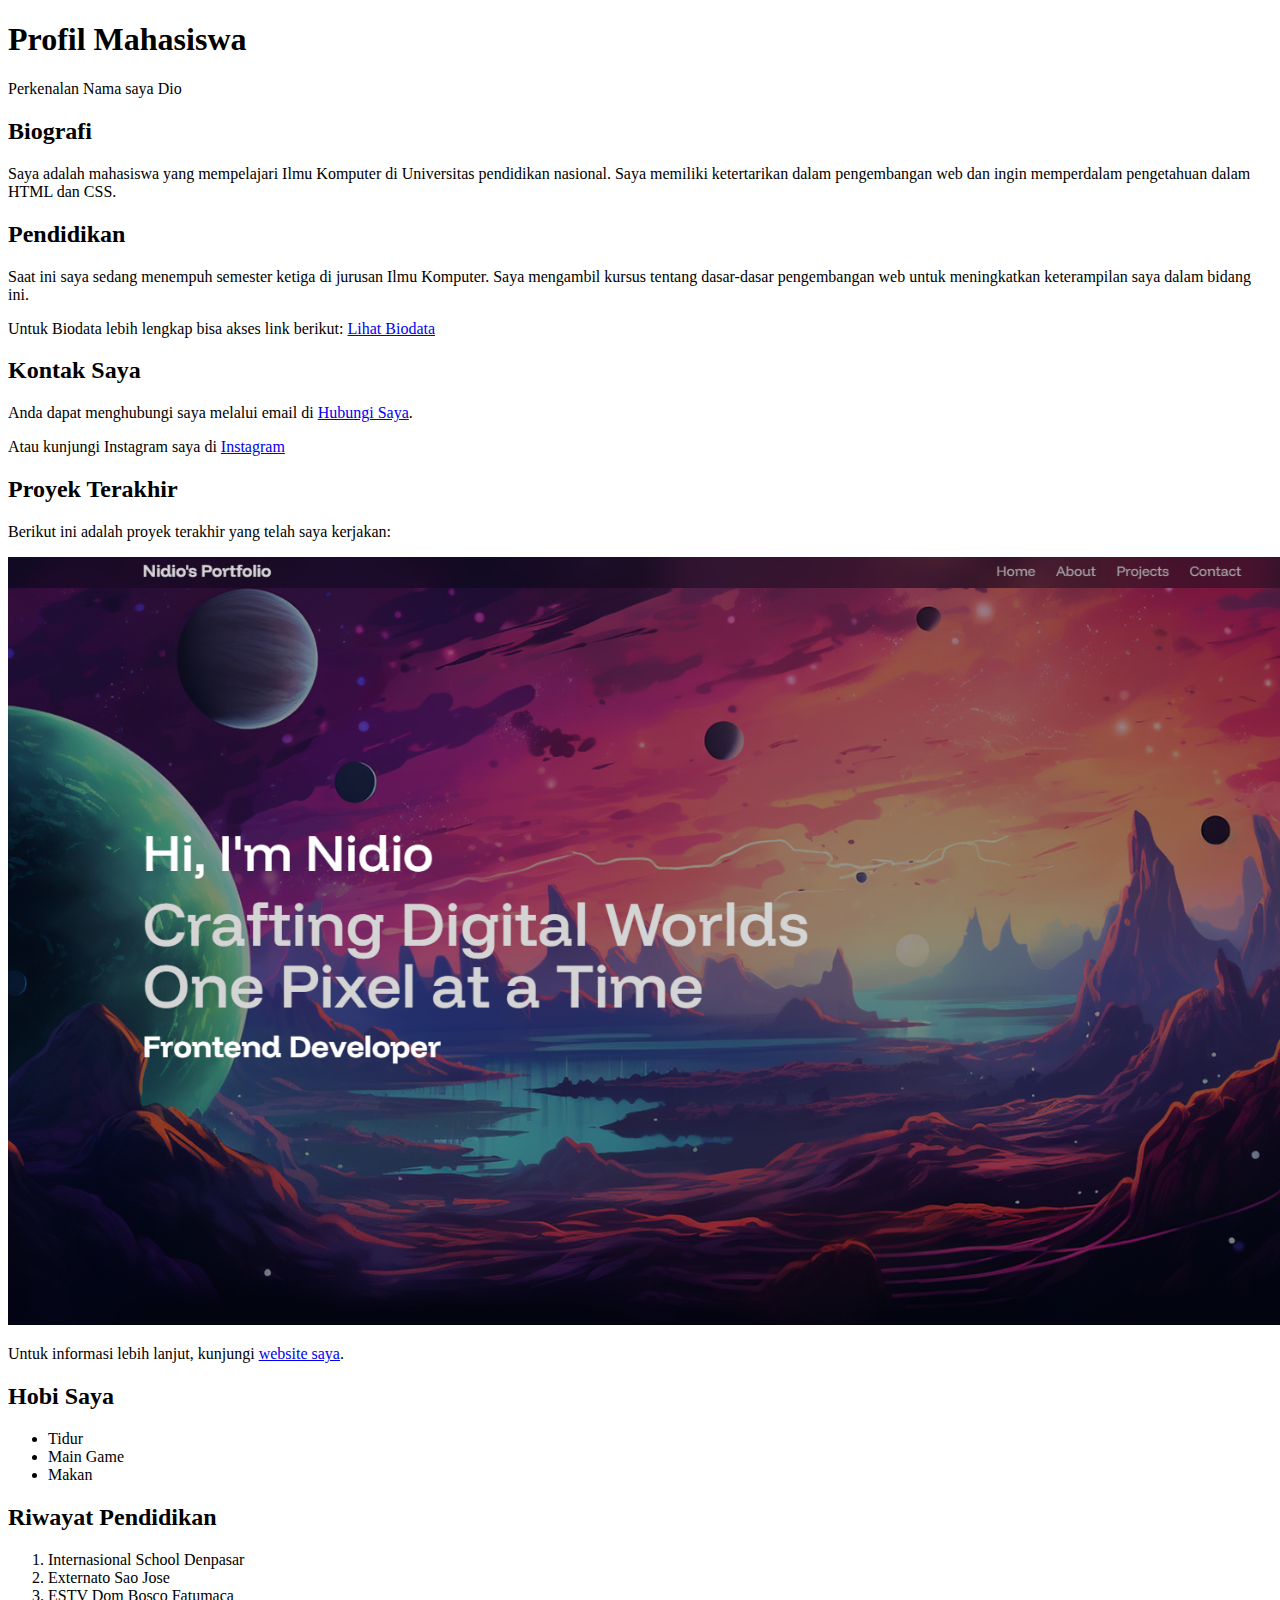
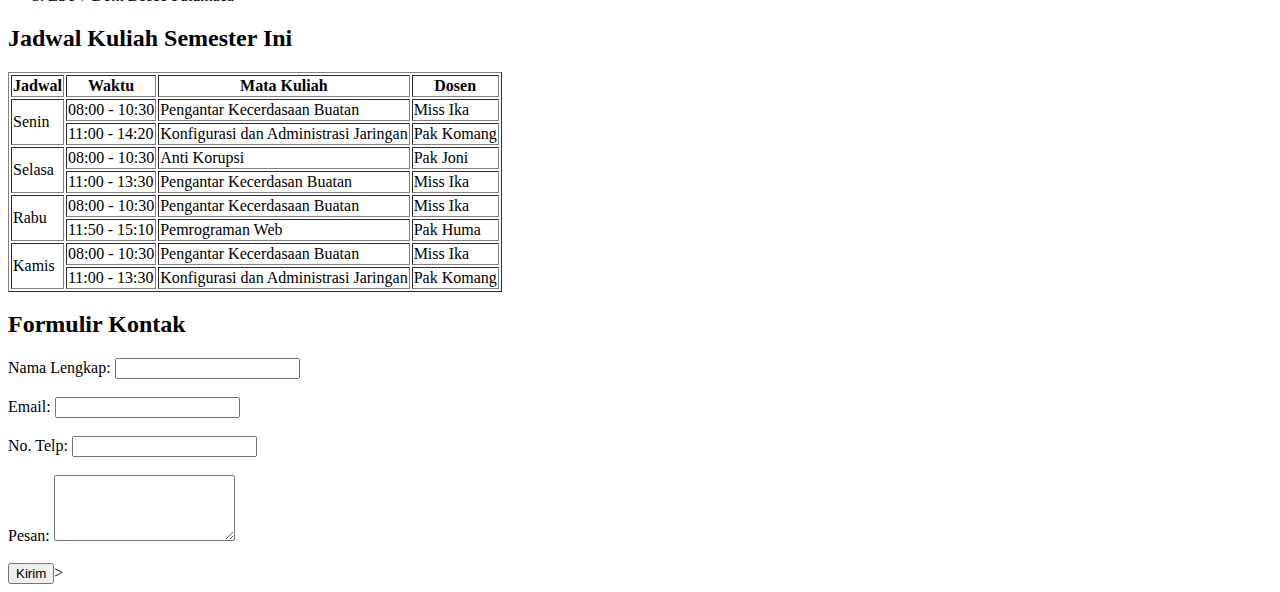
<file: src/index.html>
<!DOCTYPE html> <!-- Mendefinisikan dokumen sebagai HTML5, yang merupakan standar terkini.   -->
<html lang="en"> <!-- Elemen root untuk setiap halaman HTML dengan atribut `lang` yang menentukan bahasa dari dokumen, dalam hal ini, English.    -->
<head> <!-- Bagian dari dokumen yang berisi metadata.   -->
    <meta charset="UTF-8"> <!-- Menetapkan set karakter yang digunakan untuk dokumen, UTF-8 mencakup hampir semua karakter dan simbol dari semua bahasa.    -->
    <meta name="viewport" content="width=device-width, initial-scale=1.0"> <!-- Membantu halaman dalam skalabilitas pada perangkat dengan ukuran layar yang berbeda, sangat penting untuk desain responsif.   -->
    <title>Pratikum HTML</title> <!-- Judul dari halaman web, yang akan muncul pada tab browser.    -->
</head>
<body> <!-- Bagian ini akan berisi semua konten halaman web seperti teks, gambar, link, tabel, dll., yang akan dilihat oleh pengguna.    -->

    <!-- Tag Judul dan Paragraf -->
    <h1>Profil Mahasiswa</h1> <!-- digunakan untuk mendefinisikan heading dan subheading, menunjukkan hierarki informasi dalam dokumen   -->
    <p>Perkenalan Nama saya Dio</p>
    
    <!-- Subjudul untuk Bagian Biografi --> 
    <h2>Biografi</h2> 
    <!-- Paragraf Biografi --> 
    <p> <!-- di sisi lain, digunakan untuk menulis teks dalam paragraf. --> 
        Saya adalah mahasiswa yang mempelajari Ilmu Komputer di Universitas pendidikan nasional. Saya memiliki ketertarikan dalam pengembangan web dan ingin memperdalam pengetahuan dalam HTML dan CSS.
    </p>  

    <!-- Subjudul untuk Pendidikan --> 
    <h2>Pendidikan</h2> 
    <!-- Paragraf Pendidikan --> 
    <p>
        Saat ini saya sedang menempuh semester ketiga di jurusan Ilmu Komputer. Saya mengambil kursus tentang dasar-dasar pengembangan web untuk meningkatkan keterampilan saya dalam bidang ini.
    </p> 

    <p>Untuk Biodata lebih lengkap bisa akses link berikut: <a href="biodata.html">Lihat Biodata</a></p>

    <!-- Hyperlink dan Gambar  -->

    <!-- Menggunakan Hyperlink --> 
    <h2>Kontak Saya</h2> 
    <p>Anda dapat menghubungi saya melalui email di <a href="nidio.tilman24@gmail.com">Hubungi Saya</a>.</p> 
    <!-- Tag `<a>` digunakan untuk membuat hyperlink yang memungkinkan pengguna untuk navigasi ke halaman web lain, dokumen, atau lokasi lain dalam halaman yang sama -->
    <p>Atau kunjungi Instagram saya di  <a href="https://www.instagram.com/kezarstorski/">Instagram</a> </p>

    <!-- Menambahkan Gambar --> 
    <h2>Proyek Terakhir</h2> 
    <p>Berikut ini adalah proyek terakhir yang telah saya kerjakan:</p> 
    <!-- Tag `<img>` digunakan untuk menyertakan gambar dalam dokumen HTML. -->
    <img src="../public/portfolio.png" alt="Deskripsi Proyek Terakhir"> 

    <!-- Hyperlink ke dokumen eksternal --> 
    <p>Untuk informasi lebih lanjut, kunjungi <a href="https://nidioganteng.github.io/Nidio_Portfolio/" 
    target="_blank">website saya</a>.</p> 


    <!-- Unordered List untuk menampilkan daftar hobi --> 
    <h2>Hobi Saya</h2> 
    <ul> 
        <li>Tidur</li> 
        <li>Main Game</li> 
        <li>Makan</li> 
    </ul> 

    <!-- Ordered List untuk menampilkan proses pendidikan --> 
    <h2>Riwayat Pendidikan</h2> 
    <ol> 
        <li>Internasional School Denpasar</li> 
        <li>Externato Sao Jose</li> 
        <li>ESTV Dom Bosco Fatumaca</li> 
    </ol> 
    
    <!-- Tabel Jadwal Kuliah --> 
    <h2>Jadwal Kuliah Semester Ini</h2> 
    <table border="1"> 
        <tr>
            <th>Jadwal</th>
            <th>Waktu</th>
            <th>Mata Kuliah</th>
            <th>Dosen</th>
        </tr>
        <tr>
            <td rowspan="2">Senin</td>
            <td>08:00 - 10:30</td>
            <td>Pengantar Kecerdasaan Buatan</td>
            <td>Miss Ika</td>
        </tr>
        <tr>
            <td>11:00 - 14:20</td>
            <td>Konfigurasi dan Administrasi Jaringan</td>
            <td>Pak Komang</td>
        </tr>
        <tr>
            <td rowspan="2">Selasa</td>
            <td>08:00 - 10:30</td>
            <td>Anti Korupsi</td>
            <td>Pak Joni</td>
        </tr>
        <tr>
            <td>11:00 - 13:30</td>
            <td>Pengantar Kecerdasan Buatan</td>
            <td>Miss Ika</td>
        </tr>
        <tr>
            <td rowspan="2">Rabu</td>
            <td>08:00 - 10:30</td>
            <td>Pengantar Kecerdasaan Buatan</td>
            <td>Miss Ika</td>
        </tr>
        <tr>
            <td>11:50 - 15:10</td>
            <td>Pemrograman Web</td>
            <td>Pak Huma</td>
        </tr>
        <tr>
            <td rowspan="2">Kamis</td>
            <td>08:00 - 10:30</td>
            <td>Pengantar Kecerdasaan Buatan</td>
            <td>Miss Ika</td>
        </tr>
        <tr>
            <td>11:00 - 13:30</td>
            <td>Konfigurasi dan Administrasi Jaringan</td>
            <td>Pak Komang</td>
        </tr> 
    </table>


    <!-- Formulir Kontak --> 
    <h2>Formulir Kontak</h2> 
    <form action="submit_form.php" method="post"> 
        <label for="name">Nama Lengkap:</label>
        <input type="text" id="name" name="fullname" required><br><br>

        <label for="email">Email:</label>
        <input type="email" id="email" name="emailaddr" required><br><br>

        <label for="phone">No. Telp:</label>
        <input type="phone" id="phone" name="phonenumber" required><br><br>

        <label for="message">Pesan:</label>
        <textarea id="message" name="usermessage" rows="4" required></textarea><br><br>

        <button type="submit">Kirim</button>> 
    </form> 

</body>
</html>
</file>
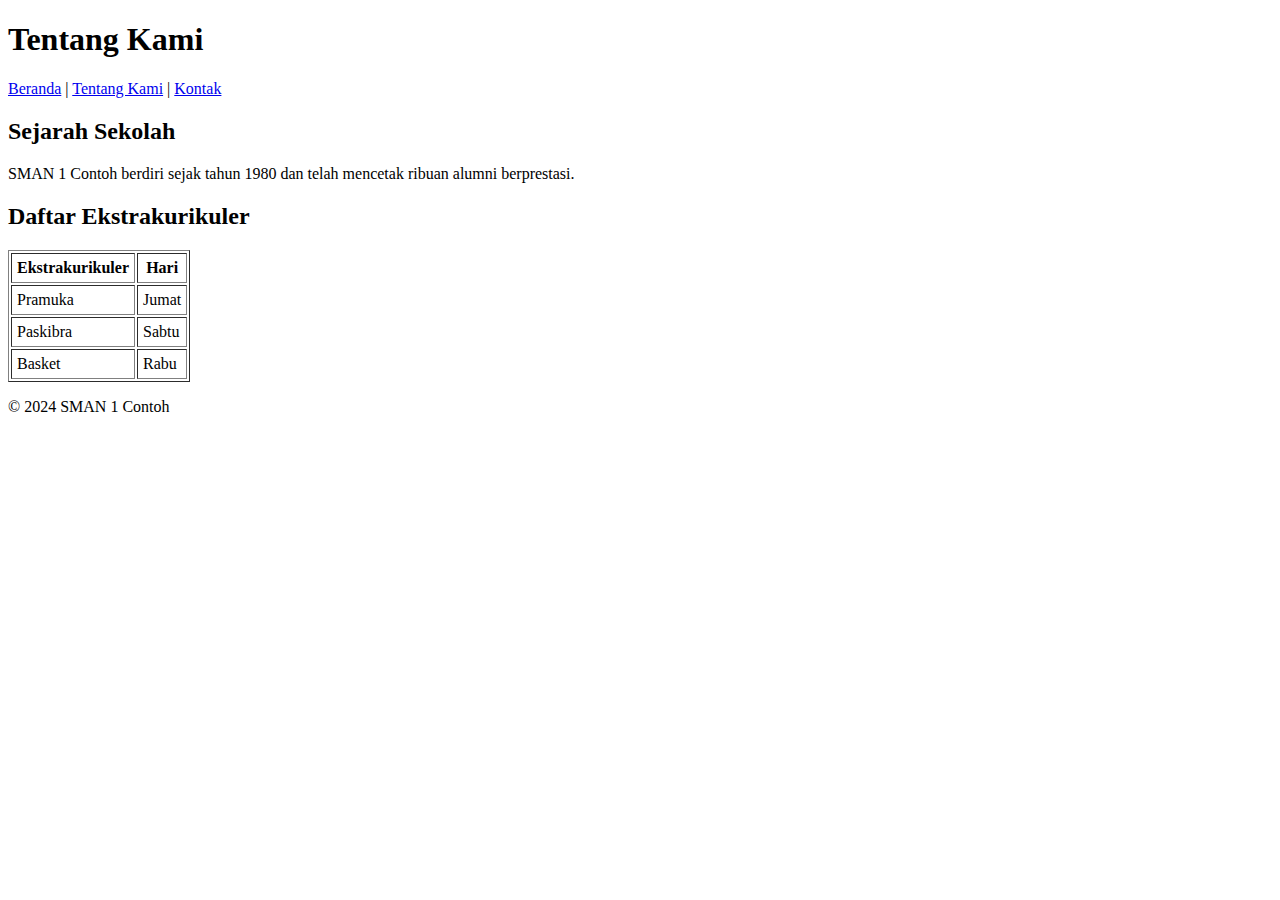
<file: about.html>
<!DOCTYPE html>
<html lang="id">
<head>
    <meta charset="UTF-8">
    <title>Tentang Kami - SMAN 1 Contoh</title>
</head>
<body>
    <!-- Header -->
    <header>
        <h1>Tentang Kami</h1>
    </header>

    <!-- Navigasi -->
    <nav>
        <a href="index.html">Beranda</a> |
        <a href="about.html">Tentang Kami</a> |
        <a href="contact.html">Kontak</a>
    </nav>

    <!-- Konten Utama -->
    <main>
        <article>
            <h2>Sejarah Sekolah</h2>
            <p>SMAN 1 Contoh berdiri sejak tahun 1980 dan telah mencetak ribuan alumni berprestasi.</p>
        </article>

        <section>
            <h2>Daftar Ekstrakurikuler</h2>
            <table border="1" cellpadding="5">
                <tr>
                    <th>Ekstrakurikuler</th>
                    <th>Hari</th>
                </tr>
                <tr>
                    <td>Pramuka</td>
                    <td>Jumat</td>
                </tr>
                <tr>
                    <td>Paskibra</td>
                    <td>Sabtu</td>
                </tr>
                <tr>
                    <td>Basket</td>
                    <td>Rabu</td>
                </tr>
            </table>
        </section>
    </main>

    <!-- Footer -->
    <footer>
        <p>&copy; 2024 SMAN 1 Contoh</p>
    </footer>
</body>
</html>
</file>
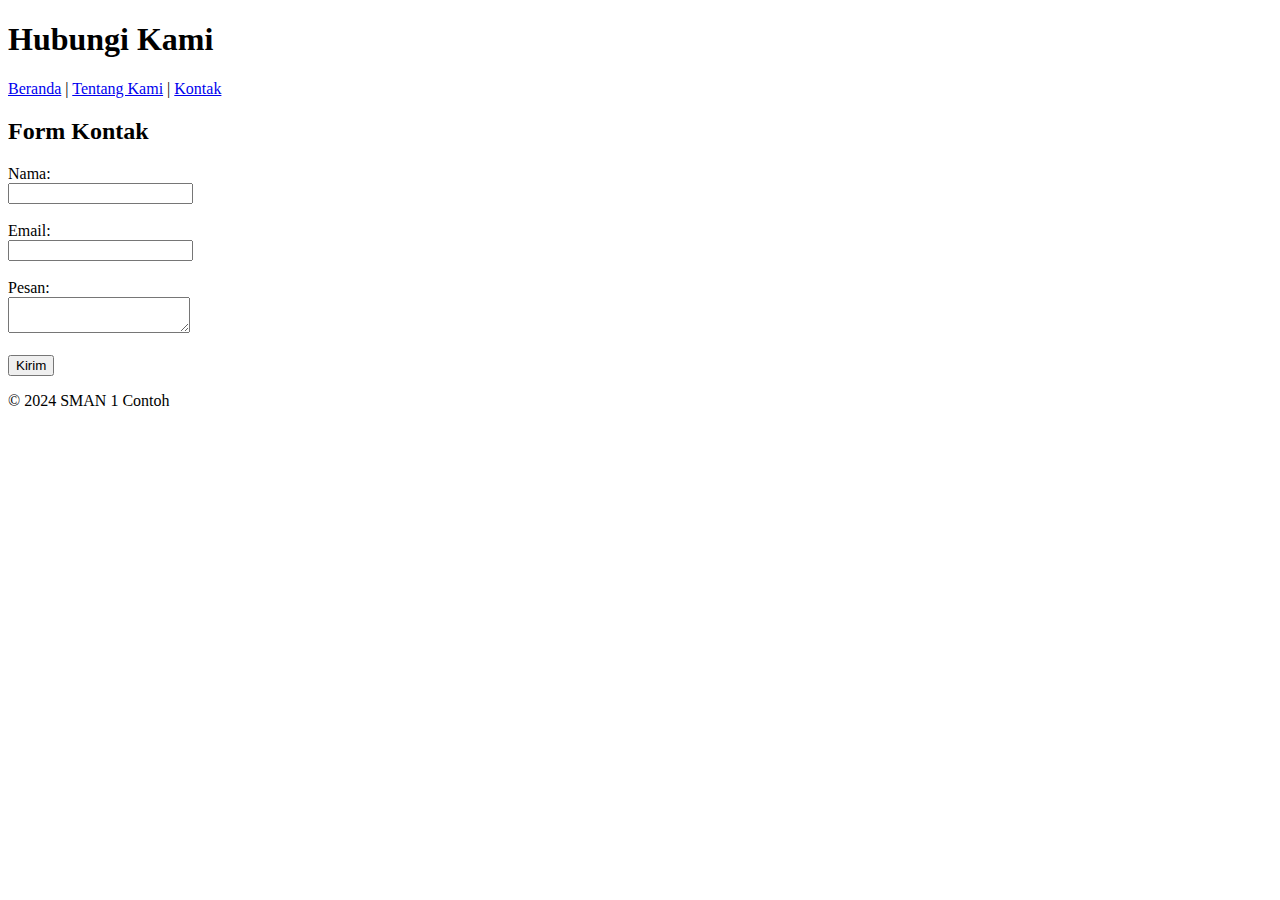
<file: contact.html>
<!DOCTYPE html>
<html lang="id">
<head>
    <meta charset="UTF-8">
    <title>Kontak - SMAN 1 Contoh</title>
</head>
<body>
    <!-- Header -->
    <header>
        <h1>Hubungi Kami</h1>
    </header>

    <!-- Navigasi -->
    <nav>
        <a href="index.html">Beranda</a> |
        <a href="about.html">Tentang Kami</a> |
        <a href="contact.html">Kontak</a>
    </nav>

    <!-- Konten Utama -->
    <main>
        <section>
            <h2>Form Kontak</h2>
            <form>
                <label for="nama">Nama:</label><br>
                <input type="text" id="nama" name="nama"><br><br>

                <label for="email">Email:</label><br>
                <input type="email" id="email" name="email"><br><br>

                <label for="pesan">Pesan:</label><br>
                <textarea id="pesan" name="pesan"></textarea><br><br>

                <button type="submit">Kirim</button>
            </form>
        </section>
    </main>

    <!-- Footer -->
    <footer>
        <p>&copy; 2024 SMAN 1 Contoh</p>
    </footer>
</body>
</html>
</file>
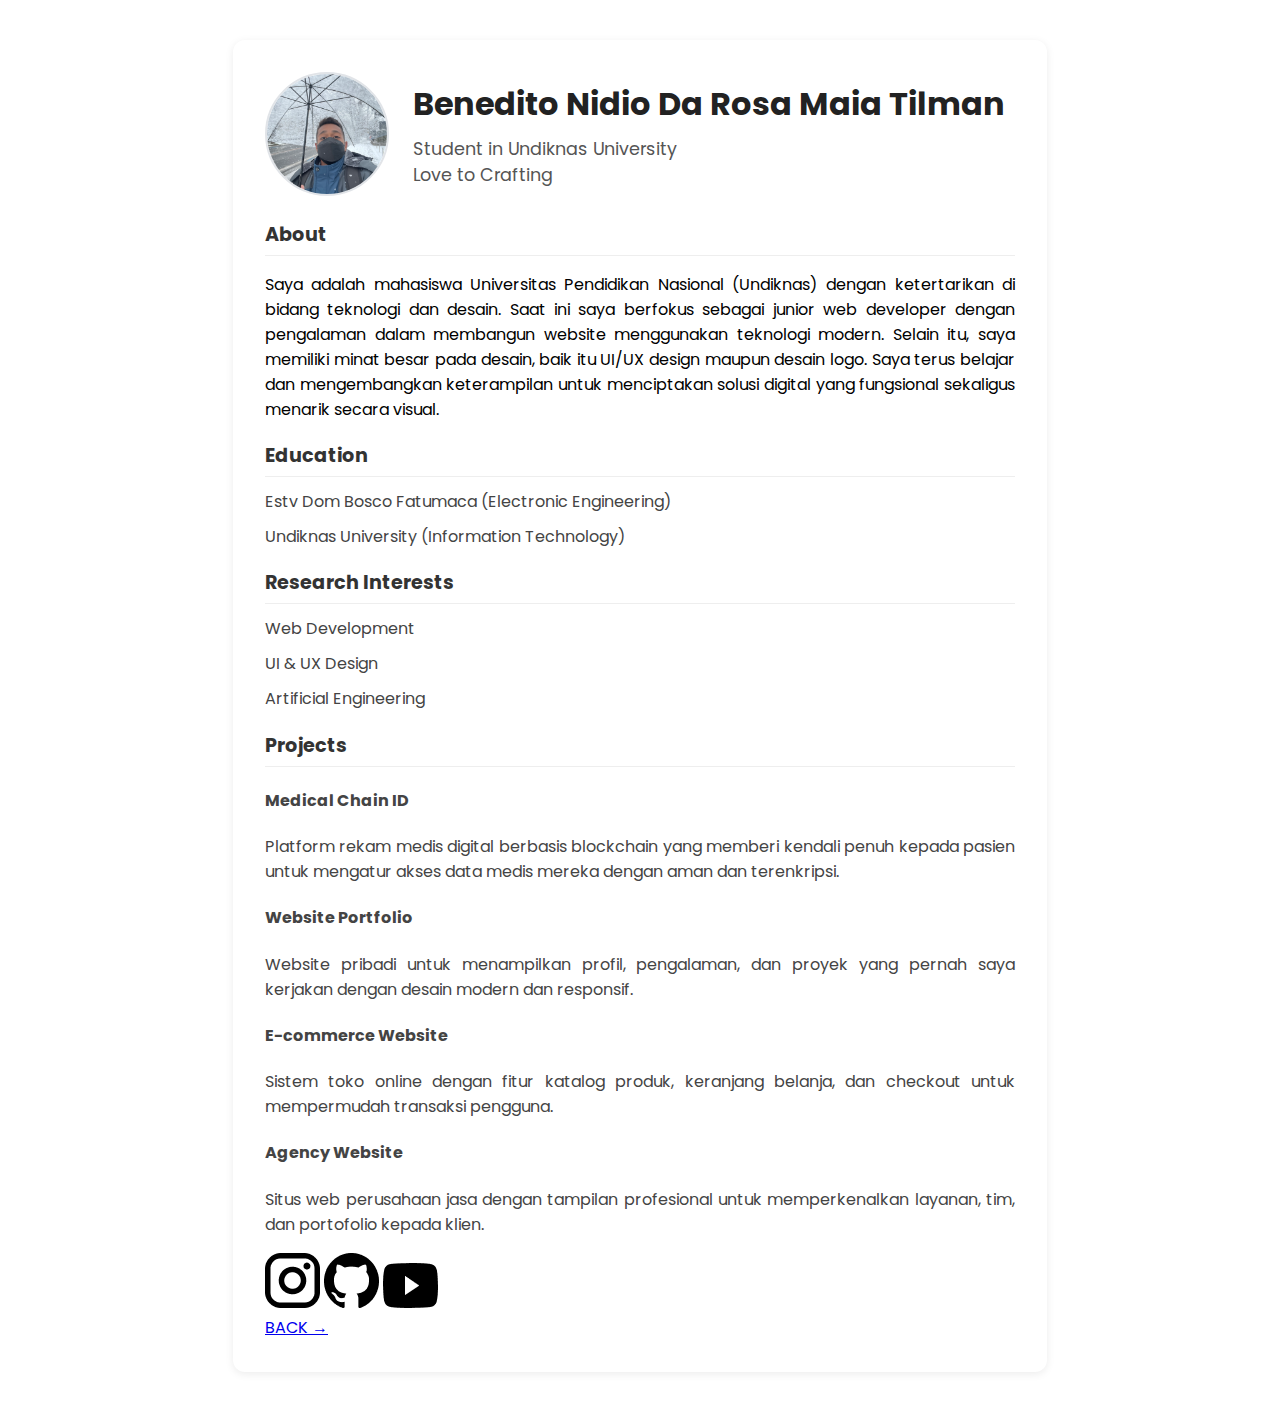
<file: src/about.html>
<!DOCTYPE html>
<html lang="en">
<head>
    <meta charset="UTF-8">
    <meta name="viewport" content="width=device-width, initial-scale=1.0">
    <link rel="stylesheet" href="style.css">
    <title>Nidio Tilman</title>
</head>
<body>
    <section>
        <div class="profile-container">
            <!-- Tentang -->
            <section>
                <div class="profile-header">
                    <img src="../public/Dio.jpeg" alt="Profile Photo" class="profile-avatar">
                    <div class="profile-info">
                        <h2>Benedito Nidio Da Rosa Maia Tilman</h2>
                        <p>Student in Undiknas University</p>
                        <p>Love to Crafting</p>
                    </div>
                </div>
            </section>

            <section>
                <div class="profile-details">
                    <h3>About</h3>
                    <p>Saya adalah mahasiswa Universitas Pendidikan Nasional (Undiknas) dengan ketertarikan di bidang teknologi dan desain. 
                        Saat ini saya berfokus sebagai junior web developer dengan pengalaman dalam membangun website menggunakan teknologi modern. 
                        Selain itu, saya memiliki minat besar pada desain, baik itu UI/UX design maupun desain logo. Saya terus belajar dan mengembangkan 
                        keterampilan untuk menciptakan solusi digital yang fungsional sekaligus menarik secara visual.
                    </p>
                    <h3>Education</h3>
                    <ul>
                        <li>Estv Dom Bosco Fatumaca (Electronic Engineering)</li>
                        <li>Undiknas University (Information Technology)</li>
                    </ul>
                    <h3>Research Interests</h3>
                    <ul>
                        <li>Web Development</li>
                        <li>UI & UX Design</li>
                        <li>Artificial Engineering</li>
                    </ul>
                    <h3>Projects</h3>
                    <ul>
                        <li>
                            <h4>Medical Chain ID</h4>
                            <p>
                                Platform rekam medis digital berbasis blockchain yang memberi kendali penuh kepada pasien 
                                untuk mengatur akses data medis mereka dengan aman dan terenkripsi.
                            </p>
                        </li>
                        <li>
                            <h4>Website Portfolio</h4>
                            <p>
                                Website pribadi untuk menampilkan profil, pengalaman, dan proyek yang 
                                pernah saya kerjakan dengan desain modern dan responsif.
                            </p>
                        </li>
                        <li>
                            <h4>E-commerce Website</h4>
                            <p>
                                Sistem toko online dengan fitur katalog produk, keranjang 
                                belanja, dan checkout untuk mempermudah transaksi pengguna.
                            </p>
                        </li>
                        <li>
                            <h4>Agency Website</h4>
                            <p>
                                Situs web perusahaan jasa dengan tampilan profesional 
                                untuk memperkenalkan layanan, tim, dan portofolio kepada klien.
                            </p>
                        </li>
                    </ul>
                </div>
            </section>
            <footer class="footer">
                <div class="footer-left">
                    <a href="https://www.instagram.com/kezarstorski/"><img src="/public/Instagram.png" alt="Instagram"></a>
                    <a href="https://github.com/nidioganteng"><img src="/public/Github.png" alt="GitHub"></a>
                    <a href="https://www.youtube.com/@nidiogabut"><img src="/public/Youtube.png" alt="YouTube"></a>
                </div>
                <div class="footer-right">
                    <a href="homepage.html">BACK →</a>
                </div>
            </footer>
        </div>
    </section>
</body>
</html>
</file>
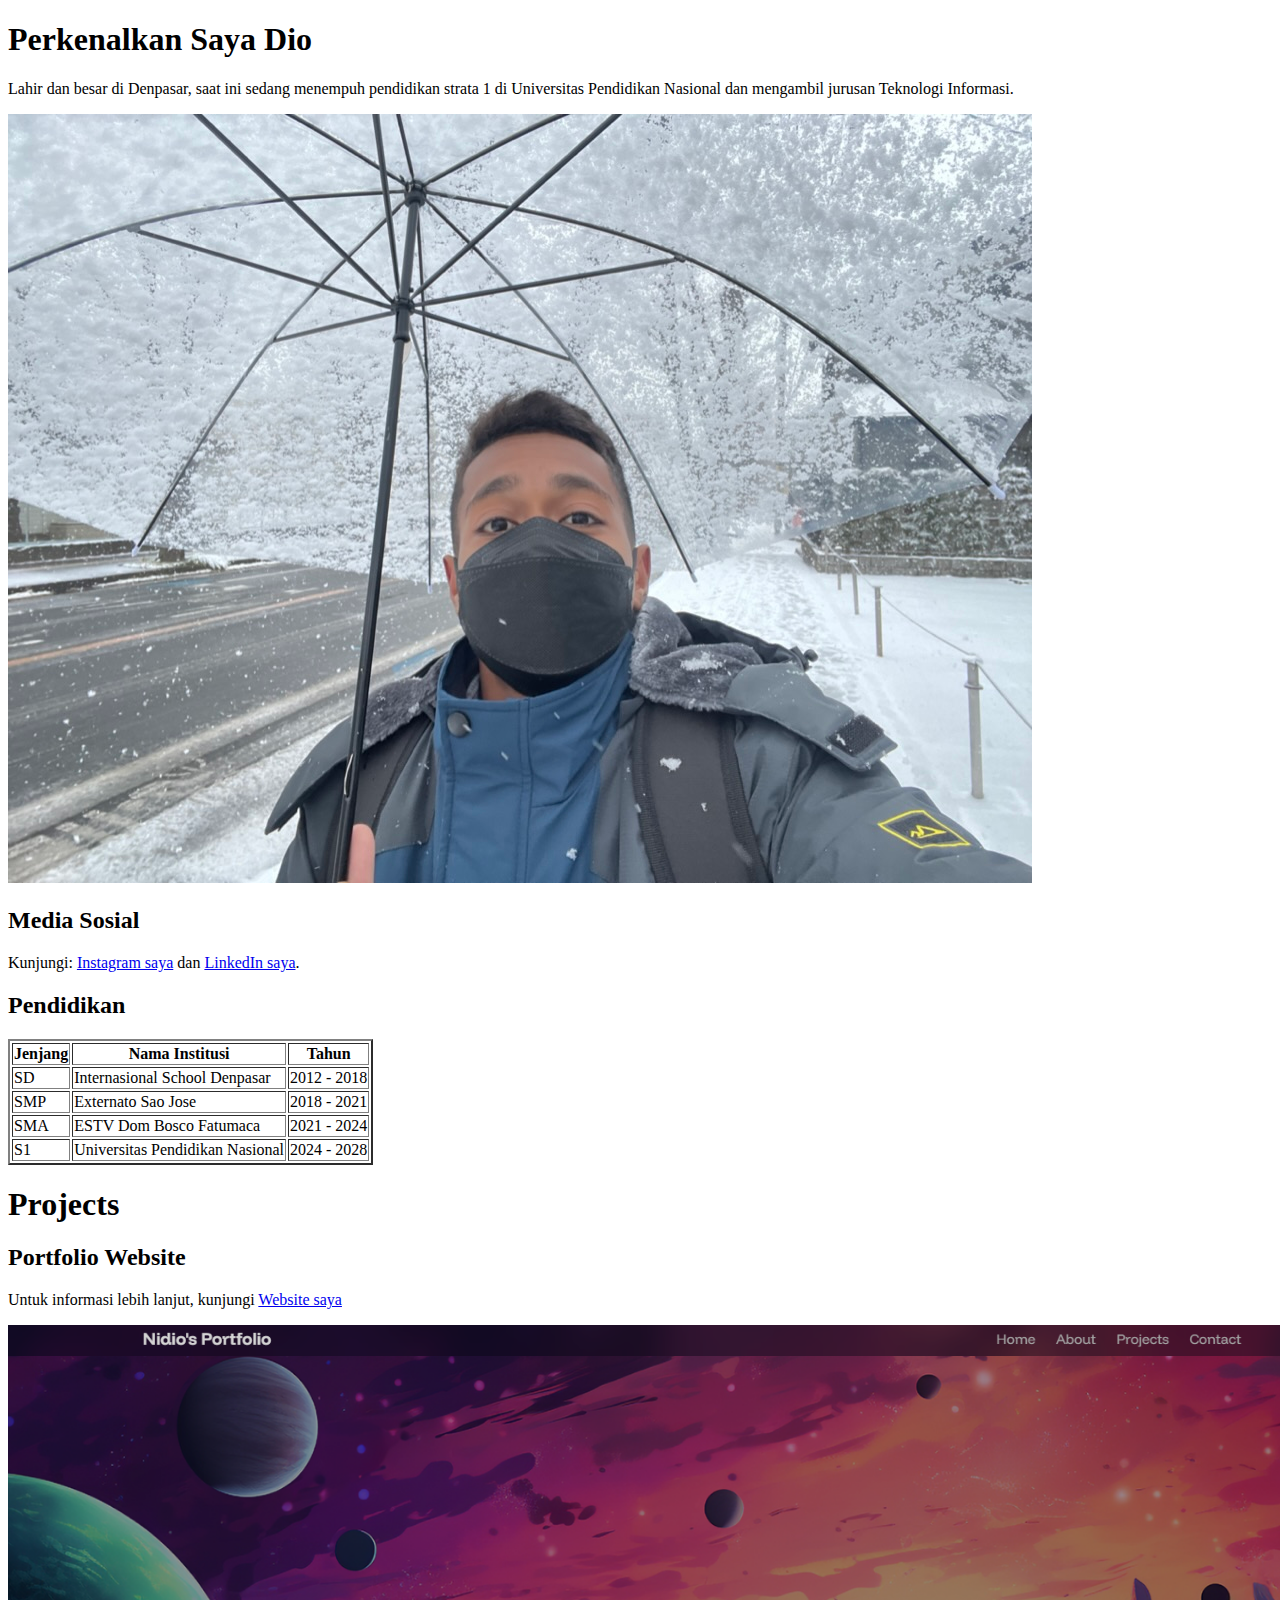
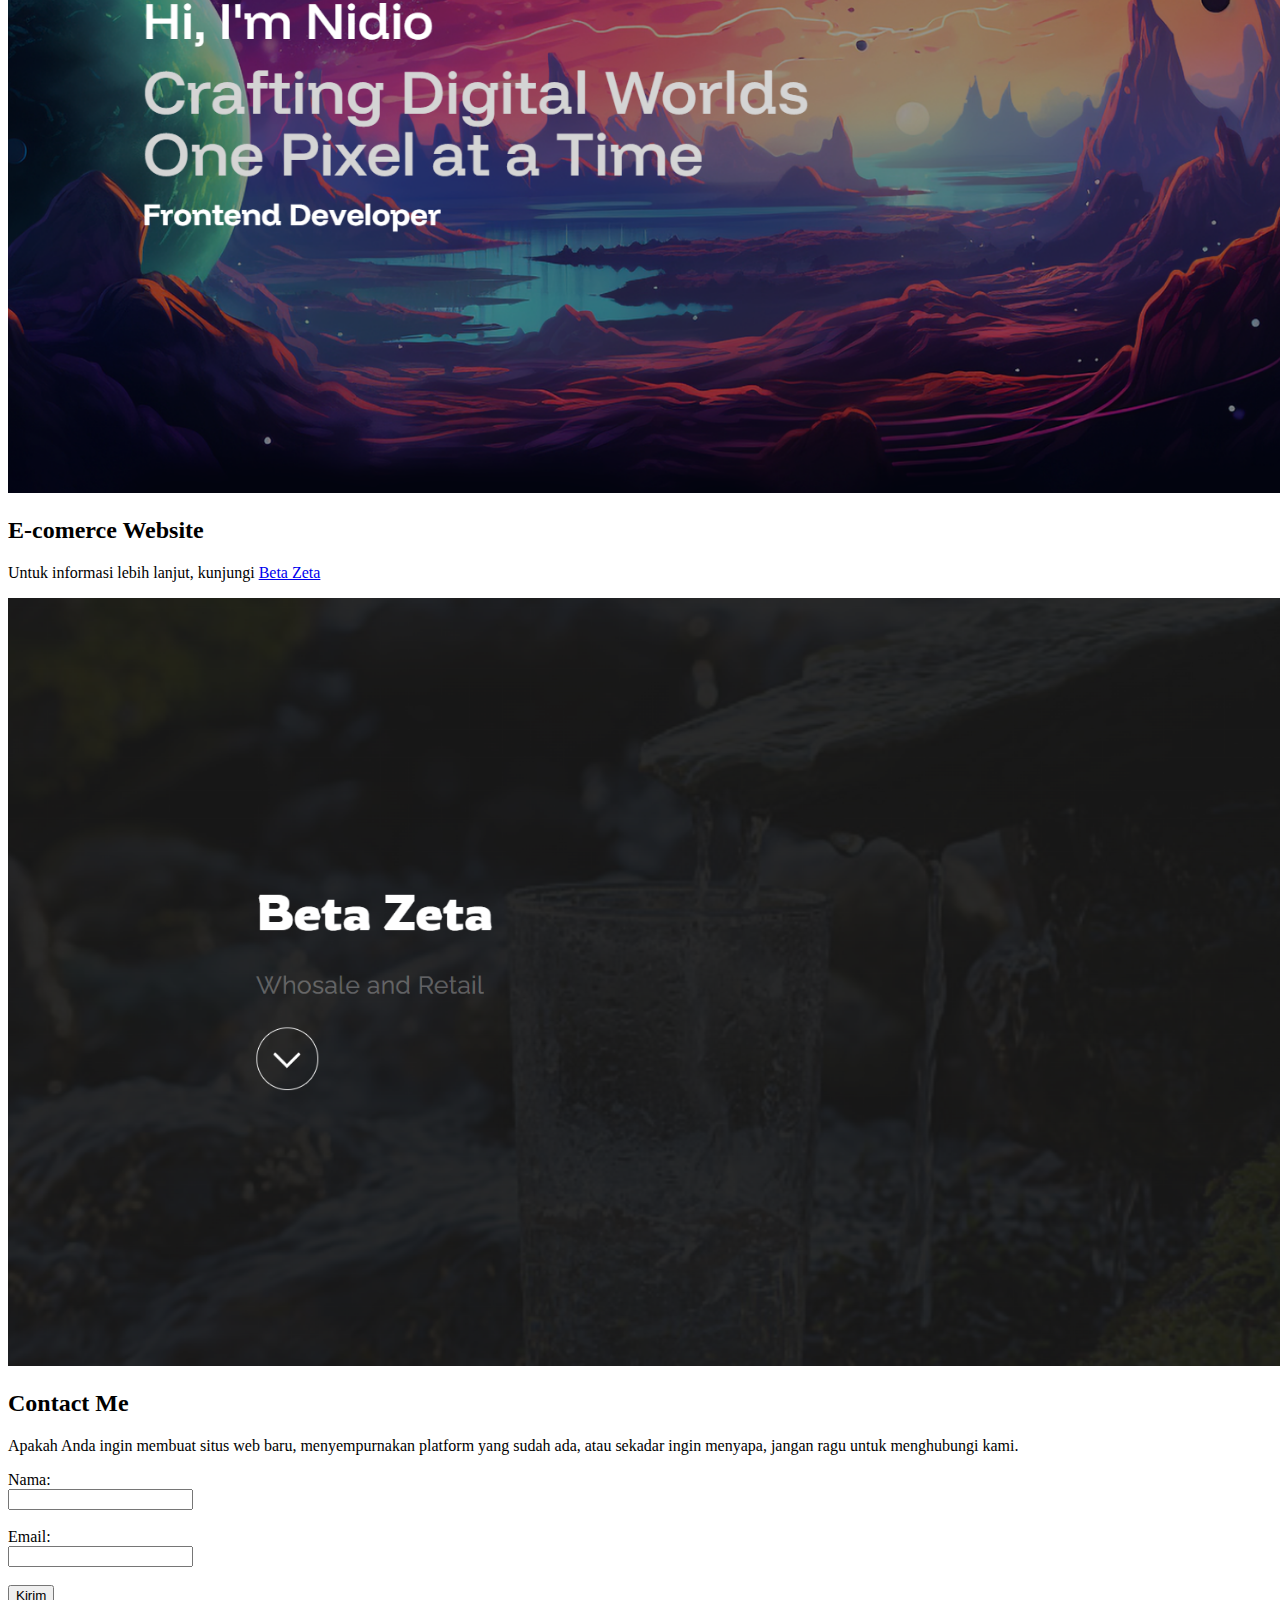
<file: src/biodata.html>
<!DOCTYPE html>
<html lang="en">
<head>
    <meta charset="UTF-8">
    <meta name="viewport" content="width=device-width, initial-scale=1.0">
    <title>Biodata Mahasiswa</title>
</head>
<body>
    <!-- Informasi Diri -->
    <h1>Perkenalkan Saya Dio</h1>
    <p>Lahir dan besar di Denpasar, saat ini sedang menempuh pendidikan strata 1 di Universitas Pendidikan Nasional dan mengambil jurusan Teknologi Informasi.</p>
    <img src="../public/Dio.jpeg" alt="Gambar Profil">

    <!-- Media Sosial dan Pendidikan -->
    <h2>Media Sosial</h2>
    <p>Kunjungi: <a href="https://www.instagram.com/kezarstorski/">Instagram saya</a>
    dan <a href="https://www.linkedin.com/in/nidio-tilman-b666a7377/">LinkedIn saya</a>.</p>
    
    <!-- Pendidikan -->
        <h2>Pendidikan</h2>
    <table border="2">
        <tr>
            <th>Jenjang</th>
            <th>Nama Institusi</th>
            <th>Tahun</th>
        </tr>
        <tr>
            <td>SD</td>
            <td>Internasional School Denpasar</td>
            <td>2012 - 2018</td>
        </tr>
        <tr>
            <td>SMP</td>
            <td>Externato Sao Jose</td>
            <td>2018 - 2021</td>
        </tr>
        <tr>
            <td>SMA</td>
            <td>ESTV Dom Bosco Fatumaca</td>
            <td>2021 - 2024</td>
        </tr>
        <tr>
            <td>S1</td>
            <td>Universitas Pendidikan Nasional</td>
            <td>2024 - 2028</td>
        </tr>
    </table>
    
    <!-- Project Yang Pernah Dikerjakan -->
    <h1>Projects</h1>
    <h2>Portfolio Website</h2>
    <p>Untuk informasi lebih lanjut, kunjungi <a href="https://nidioganteng.github.io/Nidio_Portfolio/" target="_blank">Website saya</a></p>
    <img src="../public/portfolio.png" alt="Web Portfolio">
    
    <h2>E-comerce Website</h2>
    <p>Untuk informasi lebih lanjut, kunjungi <a href="https://betazeta.carrd.co/" target="_blank">Beta Zeta</a></p>
    <img src="../public/betazeta.png" alt="Web Portfolio">

    <!-- Formulir Kontak -->
    <h2>Contact Me</h2>
    <p>Apakah Anda ingin membuat situs web baru, menyempurnakan platform yang sudah ada, atau sekadar ingin menyapa, jangan ragu untuk menghubungi kami.</p>
    <form action="submit_form.php" method="post">
        <label for="name">Nama:</label><br>
        <input type="text" id="name" name="name" required><br><br>

        <label for="email">Email:</label><br>
        <input type="email" id="email" name="email" required><br><br>

        <input type="submit" value="Kirim">
    </form>

</body>
</html>
</file>
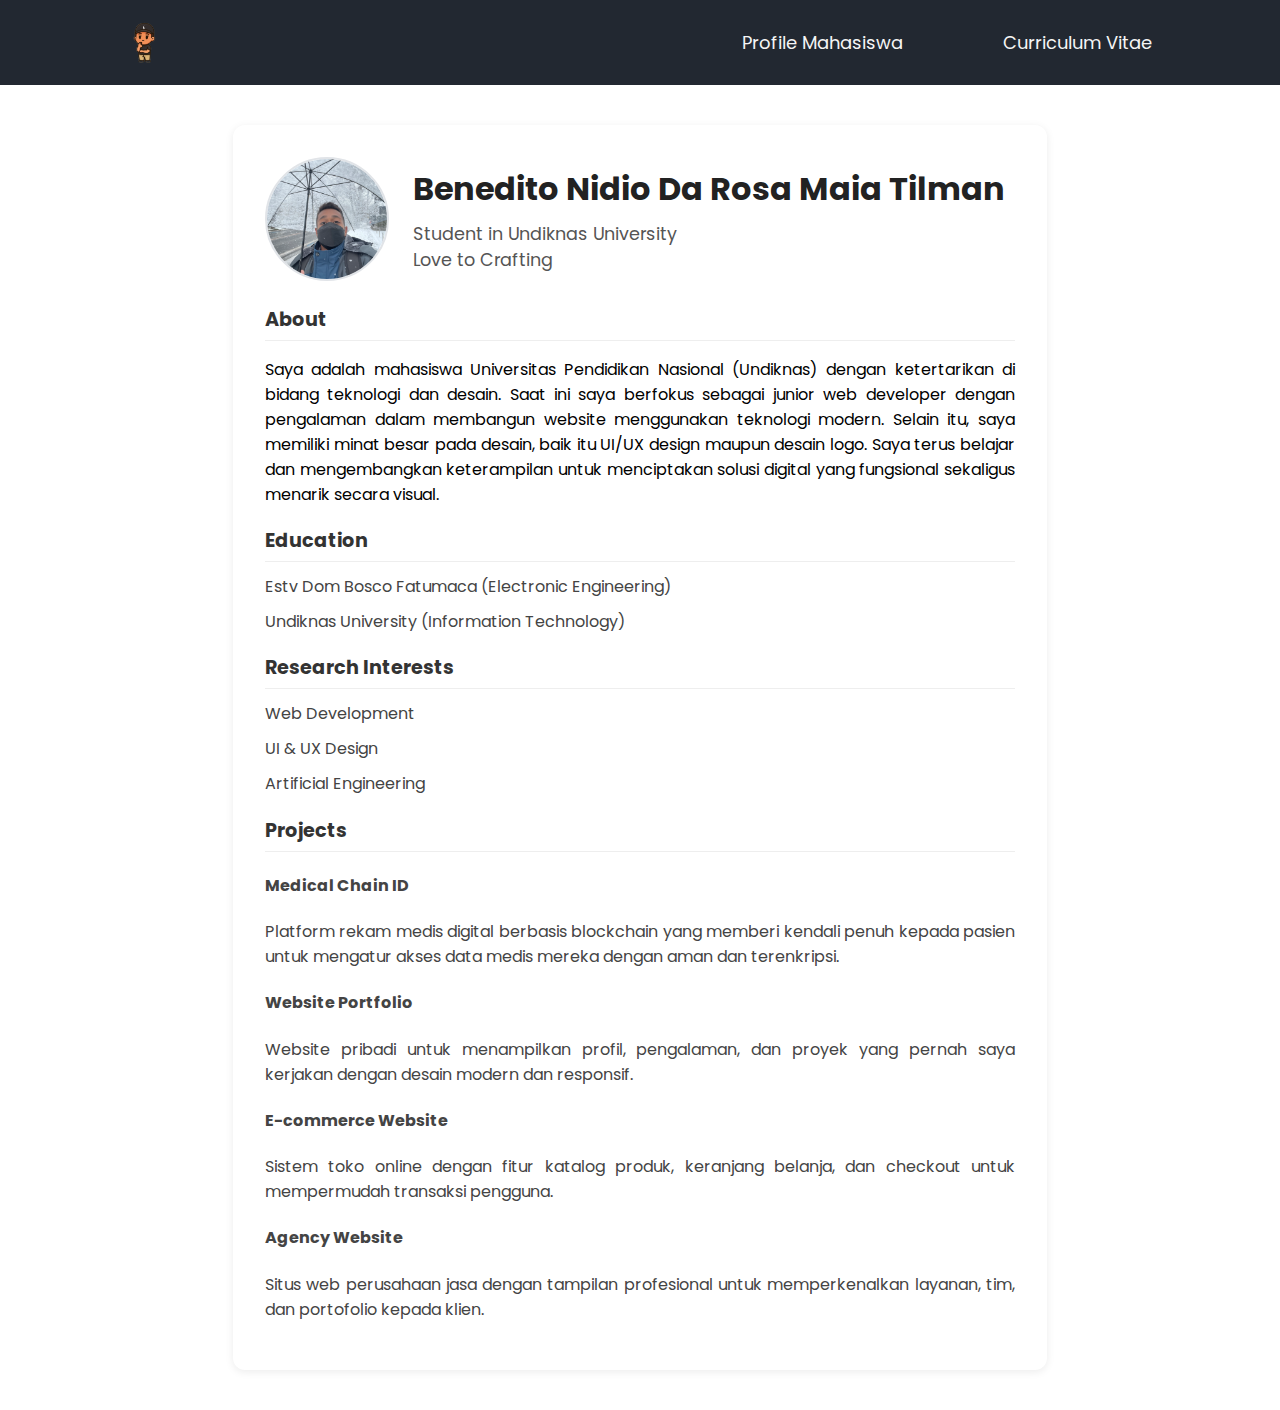
<file: src/cv.html>
<!DOCTYPE html>
<html lang="en">
<head>
    <meta charset="UTF-8">
    <meta name="viewport" content="width=device-width, initial-scale=1.0">
    <link rel="stylesheet" href="style.css">
    <title>Biodata Mahasiswa</title>
</head>
<body>
    <nav>
        <div class="pembungkus">
            <div class="logo"><img src="/public/logo.png" alt="logo"></div>
            <div class="menu">
                <ul>
                    <li><a href="index.html">Profile Mahasiswa</a></li>
                    <li><a href="cv.html">Curriculum Vitae</a></li>
                </ul>
            </div>
        </div>
    </nav>

    <div class="profile-container">
        <div class="profile-header">
            <img src="../public/Dio.jpeg" alt="Profile Photo" class="profile-avatar">
            <div class="profile-info">
                <h2>Benedito Nidio Da Rosa Maia Tilman</h2>
                <p>Student in Undiknas University</p>
                <p>Love to Crafting</p>
            </div>
        </div>
        <div class="profile-details">
            <h3>About</h3>
            <p>Saya adalah mahasiswa Universitas Pendidikan Nasional (Undiknas) dengan ketertarikan di bidang teknologi dan desain. Saat ini saya berfokus sebagai junior web developer dengan pengalaman dalam membangun website menggunakan teknologi modern. Selain itu, saya memiliki minat besar pada desain, baik itu UI/UX design maupun desain logo. Saya terus belajar dan mengembangkan keterampilan untuk menciptakan solusi digital yang fungsional sekaligus menarik secara visual.</p>
            <h3>Education</h3>
            <ul>
                <li>Estv Dom Bosco Fatumaca (Electronic Engineering)</li>
                <li>Undiknas University (Information Technology)</li>
            </ul>
            <h3>Research Interests</h3>
            <ul>
                <li>Web Development</li>
                <li>UI & UX Design</li>
                <li>Artificial Engineering</li>
            </ul>
            <h3>Projects</h3>
            <ul>
                <li>
                    <h4>Medical Chain ID</h4>
                    <p>Platform rekam medis digital berbasis blockchain yang memberi kendali penuh kepada pasien untuk mengatur akses data medis mereka dengan aman dan terenkripsi.</p>
                </li>
                <li>
                    <h4>Website Portfolio</h4>
                    <p>Website pribadi untuk menampilkan profil, pengalaman, dan proyek yang pernah saya kerjakan dengan desain modern dan responsif.</p>
                </li>
                <li>
                    <h4>E-commerce Website</h4>
                    <p>Sistem toko online dengan fitur katalog produk, keranjang belanja, dan checkout untuk mempermudah transaksi pengguna.</p>
                </li>
                <li>
                    <h4>Agency Website</h4>
                    <p>Situs web perusahaan jasa dengan tampilan profesional untuk memperkenalkan layanan, tim, dan portofolio kepada klien.</p>
                </li>
            </ul>
        </div>
    </div>
</body>
</html>
</file>
<file: src/style.css>
@import url('https://fonts.googleapis.com/css2?family=Poppins&display=swap');

html,
body {
    margin: 0;
    padding: 0;
    font-size: 16px;
    font-family: "Poppins", sans-serif;  
}


/* Navbar */

.pembungkus {
    width: 1024px;
    margin: auto;
    padding: 20px 0px 20px 0px;
}

nav{
    background-color: #222831;
    top: 0;
    z-index: 100;
}

nav .pembungkus{
    display: flex;
    justify-content: space-between;
    font-size: 18px;
    align-items: center;
}

.menu{
    width: 40%;
}

.menu ul{
    display: flex;
    list-style-type: none;
    margin: 0px;
    padding: 0px;
    justify-content: space-between;
}

.menu ul li a{
    text-decoration: none;
    color: whitesmoke;
}

.logo{
    display: flex;
    align-items: center;
}

.logo img{
    height: 45px;
}

/* hero */

.indexbg{
    background: url("../public/bg-index.jpg");
    background-repeat: no-repeat;
    height: 100vh;
    background-size: cover;
    position: relative;
}

.biodatabg{
    background: url("../public/bio-bg.jpg");
    background-position: 60%;
    background-repeat: no-repeat;
    height: 100vh;
    background-size: cover;
    position: relative;
}

.header-opasity{
    background-color: #393E46;
    width: 100%;
    height: 100%;
    opacity: 0.6;
    position: absolute;
}

.tulisan-tengah{
    position: absolute;
    top: 0;
    left: 0;
    display: flex;
    width: 100%;
    height: 100%;
    justify-content: center;
    align-items: center;
    flex-direction: column;
    text-align: center;
}

.tulisan-tengah h4{
    color: white;
    font-size: 4rem;
    margin: 0px;
    padding: 5px;
}

.tulisan-tengah h5{
    color: white;
    font-size: 1rem;
    margin: 0px;
    padding: 5px;
}

/* CV */

.profile-container {
    max-width: 750px;
    margin: 40px auto;
    background: #fff;
    border-radius: 12px;
    box-shadow: 0 2px 8px rgba(0,0,0,0.08);
    padding: 32px;
}

.profile-header {
    display: flex;
    align-items: center;
    gap: 24px;
    margin-bottom: 24px;
}

.profile-avatar {
    width: 120px;
    height: 120px;
    border-radius: 50%;
    object-fit: cover;
    border: 2px solid #e1e4e8;
    background: #eaeaea;
}

.profile-info h2 {
    margin: 0 0 8px 0;
    font-size: 2rem;
    color: #222;
}

.profile-info p {
    margin: 0;
    color: #555;
    font-size: 1.1rem;
}

.profile-details {
    margin-top: 24px;
}

.profile-details h3 {
    margin-bottom: 12px;
    color: #333;
    font-size: 1.2rem;
    border-bottom: 1px solid #eee;
    padding-bottom: 6px;
}

.profile-details p {
    text-align: justify;
}

.profile-details ul {
    list-style: none;
    padding: 0;
    margin: 0;
}
.profile-details li {
    margin-bottom: 10px;
    color: #444;
    font-size: 1rem;
}

@media (max-width: 700px) {
    .profile-container {
        padding: 16px;
    }
    .profile-header {
        flex-direction: column;
        align-items: flex-start;
        gap: 16px;
    }
    .profile-avatar {
        width: 90px;
        height: 90px;
    }
}
</file>
